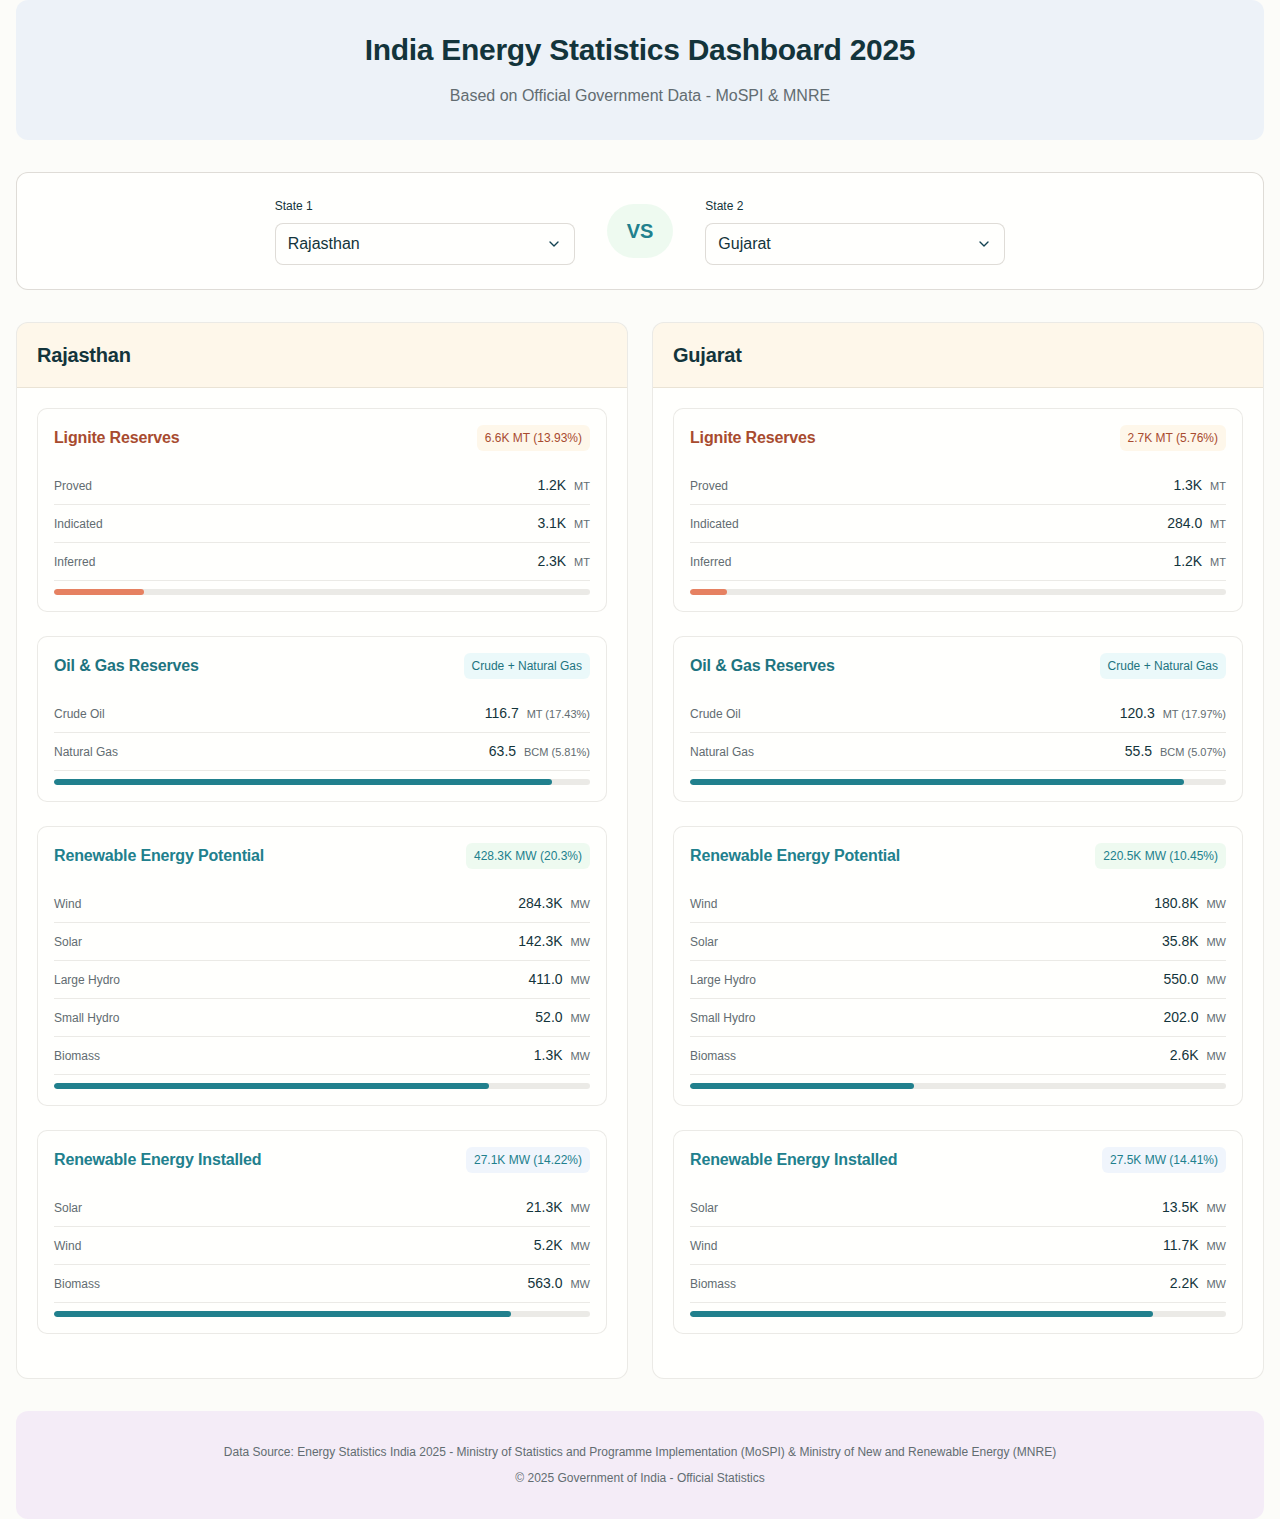
<file: Assignment-1/Task-2/index.html>
<!DOCTYPE html>
<html lang="en">
<head>
    <meta charset="UTF-8">
    <meta name="viewport" content="width=device-width, initial-scale=1.0">
    <title>India Energy Statistics Dashboard 2025</title>
    <link rel="stylesheet" href="style.css">
</head>
<body>
    <div class="container">
        <header class="dashboard-header">
            <h1>India Energy Statistics Dashboard 2025</h1>
            <p class="subtitle">Based on Official Government Data - MoSPI & MNRE</p>
        </header>

        <div class="state-selector">
            <div class="state-select-container">
                <label for="state1" class="form-label">State 1</label>
                <select id="state1" class="form-control state-dropdown">
                    <option value="">Select State</option>
                </select>
            </div>
            <div class="vs-divider">VS</div>
            <div class="state-select-container">
                <label for="state2" class="form-label">State 2</label>
                <select id="state2" class="form-control state-dropdown">
                    <option value="">Select State</option>
                </select>
            </div>
        </div>

        <div class="comparison-container">
            <div class="state-panel" id="state1-panel">
                <div class="state-title">
                    <h2 id="state1-name">Select a State</h2>
                </div>
                <div class="energy-data" id="state1-data">
                    <div class="no-data">Please select a state to view energy data</div>
                </div>
            </div>

            <div class="state-panel" id="state2-panel">
                <div class="state-title">
                    <h2 id="state2-name">Select a State</h2>
                </div>
                <div class="energy-data" id="state2-data">
                    <div class="no-data">Please select a state to view energy data</div>
                </div>
            </div>
        </div>

        <footer class="dashboard-footer">
            <p>Data Source: Energy Statistics India 2025 - Ministry of Statistics and Programme Implementation (MoSPI) & Ministry of New and Renewable Energy (MNRE)</p>
            <p>© 2025 Government of India - Official Statistics</p>
        </footer>
    </div>

    <script src="app.js"></script>
</body>
</html>
</file>
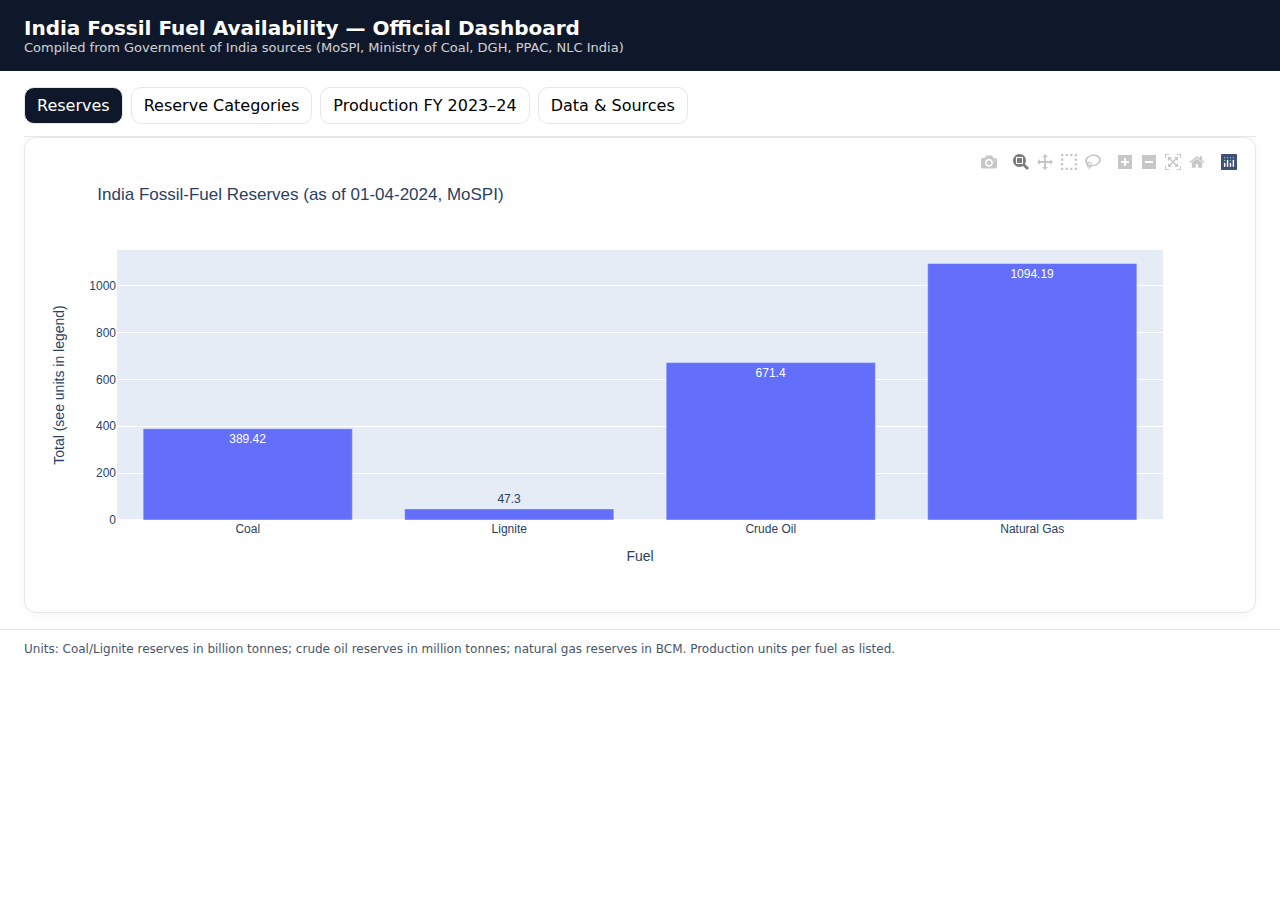
<file: Assignment-1/Task-3/index.html>
<!DOCTYPE html>
<html>
<head>
  <meta charset="utf-8"/>
  <title>India Fossil Fuel Availability — Official Dashboard</title>
  <script src="https://cdn.plot.ly/plotly-2.35.2.min.js"></script>
  <style>
    body { font-family: system-ui, -apple-system, Segoe UI, Roboto, Ubuntu, 'Helvetica Neue', Arial, 'Noto Sans', 'Apple Color Emoji', 'Segoe UI Emoji'; margin: 0; }
    header { padding: 16px 24px; background: #0f172a; color: white; }
    .container { padding: 16px 24px; }
    .tabs { display: flex; gap: 8px; padding-bottom: 12px; border-bottom: 1px solid #e5e7eb; position: sticky; top: 0; background: white; }
    .tab { padding: 8px 12px; border-radius: 10px; cursor: pointer; border: 1px solid #e5e7eb; }
    .tab.active { background: #0f172a; color: white; }
    .panel { display: none; }
    .panel.active { display: block; }
    .grid { display: grid; gap: 16px; grid-template-columns: 1fr; }
    @media (min-width: 1000px) { .grid { grid-template-columns: 1fr 1fr; } }
    .card { border: 1px solid #e5e7eb; border-radius: 12px; padding: 12px; box-shadow: 0 2px 8px rgba(0,0,0,0.04); }
    footer { padding: 12px 24px; font-size: 12px; color: #475569; border-top: 1px solid #e5e7eb; }
    a { color: #2563eb; text-decoration: none; }
  </style>
</head>
<body>
  <header>
    <h1 style="margin:0; font-size: 20px;">India Fossil Fuel Availability — Official Dashboard</h1>
    <div style="opacity:0.8; font-size: 13px;">Compiled from Government of India sources (MoSPI, Ministry of Coal, DGH, PPAC, NLC India)</div>
  </header>
  <div class="container">
    <div class="tabs">
      <div class="tab active" data-tab="reserves">Reserves</div>
      <div class="tab" data-tab="categories">Reserve Categories</div>
      <div class="tab" data-tab="production">Production FY 2023–24</div>
      <div class="tab" data-tab="data">Data & Sources</div>
    </div>

    <div id="reserves" class="panel active">
      <div id="fig_reserves" class="card"></div>
    </div>

    <div id="categories" class="panel">
      <div class="grid">
        <div class="card"><div id="fig_coal"></div></div>
        <div class="card"><div id="fig_lignite"></div></div>
      </div>
    </div>

    <div id="production" class="panel">
      <div id="fig_prod" class="card"></div>
    </div>

    <div id="data" class="panel">
      <div class="card">
        <h3>Download compiled CSVs</h3>
        <ul>
          <li><a href="reserves_totals.csv" download>reserves_totals.csv</a></li>
          <li><a href="coal_reserve_breakdown.csv" download>coal_reserve_breakdown.csv</a></li>
          <li><a href="lignite_reserve_breakdown.csv" download>lignite_reserve_breakdown.csv</a></li>
          <li><a href="production_2023_24.csv" download>production_2023_24.csv</a></li>
        </ul>
        <h3>Source Notes (Official)</h3>
        <ol>
          <li>MoSPI — Energy Statistics India 2025, Chapter 1 (Reserves as on 01-04-2024).</li>
          <li>Ministry of Coal — Production & Supplies (Coal production 2023-24).</li>
          <li>NLC India Limited — DIPAM Presentation Nov 2024 (All-India lignite production 2023-24).</li>
          <li>Directorate General of Hydrocarbons — Hydrocarbon Outlook 2023–24 (Crude oil & Natural gas production 2023-24, provisional).</li>
          <li>PPAC — Ready Reckoner/Snapshot (for monthly time series).</li>
        </ol>
      </div>
    </div>
  </div>

  <footer>
    Units: Coal/Lignite reserves in billion tonnes; crude oil reserves in million tonnes; natural gas reserves in BCM. Production units per fuel as listed.
  </footer>
  <script>
    document.querySelectorAll('.tab').forEach(function(t) {
      t.addEventListener('click', function() {
        document.querySelectorAll('.tab').forEach(function(x){ x.classList.remove('active'); });
        document.querySelectorAll('.panel').forEach(function(x){ x.classList.remove('active'); });
        t.classList.add('active');
        document.getElementById(t.getAttribute('data-tab')).classList.add('active');
      });
    });
  </script>

  <script>
    const fig_reserves = {"data":[{"text":[389.42,47.3,671.4,1094.19],"textposition":"auto","type":"bar","x":["Coal","Lignite","Crude Oil","Natural Gas"],"y":[389.42,47.3,671.4,1094.19]}],"layout":{"template":{"data":{"bar":[{"error_x":{"color":"#2a3f5f"},"error_y":{"color":"#2a3f5f"},"marker":{"line":{"color":"#E5ECF6","width":0.5},"pattern":{"fillmode":"overlay","size":10,"solidity":0.2}},"type":"bar"}],"barpolar":[{"marker":{"line":{"color":"#E5ECF6","width":0.5},"pattern":{"fillmode":"overlay","size":10,"solidity":0.2}},"type":"barpolar"}],"carpet":[{"aaxis":{"endlinecolor":"#2a3f5f","gridcolor":"white","linecolor":"white","minorgridcolor":"white","startlinecolor":"#2a3f5f"},"baxis":{"endlinecolor":"#2a3f5f","gridcolor":"white","linecolor":"white","minorgridcolor":"white","startlinecolor":"#2a3f5f"},"type":"carpet"}],"choropleth":[{"colorbar":{"outlinewidth":0,"ticks":""},"type":"choropleth"}],"contour":[{"colorbar":{"outlinewidth":0,"ticks":""},"colorscale":[[0.0,"#0d0887"],[0.1111111111111111,"#46039f"],[0.2222222222222222,"#7201a8"],[0.3333333333333333,"#9c179e"],[0.4444444444444444,"#bd3786"],[0.5555555555555556,"#d8576b"],[0.6666666666666666,"#ed7953"],[0.7777777777777778,"#fb9f3a"],[0.8888888888888888,"#fdca26"],[1.0,"#f0f921"]],"type":"contour"}],"contourcarpet":[{"colorbar":{"outlinewidth":0,"ticks":""},"type":"contourcarpet"}],"heatmap":[{"colorbar":{"outlinewidth":0,"ticks":""},"colorscale":[[0.0,"#0d0887"],[0.1111111111111111,"#46039f"],[0.2222222222222222,"#7201a8"],[0.3333333333333333,"#9c179e"],[0.4444444444444444,"#bd3786"],[0.5555555555555556,"#d8576b"],[0.6666666666666666,"#ed7953"],[0.7777777777777778,"#fb9f3a"],[0.8888888888888888,"#fdca26"],[1.0,"#f0f921"]],"type":"heatmap"}],"heatmapgl":[{"colorbar":{"outlinewidth":0,"ticks":""},"colorscale":[[0.0,"#0d0887"],[0.1111111111111111,"#46039f"],[0.2222222222222222,"#7201a8"],[0.3333333333333333,"#9c179e"],[0.4444444444444444,"#bd3786"],[0.5555555555555556,"#d8576b"],[0.6666666666666666,"#ed7953"],[0.7777777777777778,"#fb9f3a"],[0.8888888888888888,"#fdca26"],[1.0,"#f0f921"]],"type":"heatmapgl"}],"histogram":[{"marker":{"pattern":{"fillmode":"overlay","size":10,"solidity":0.2}},"type":"histogram"}],"histogram2d":[{"colorbar":{"outlinewidth":0,"ticks":""},"colorscale":[[0.0,"#0d0887"],[0.1111111111111111,"#46039f"],[0.2222222222222222,"#7201a8"],[0.3333333333333333,"#9c179e"],[0.4444444444444444,"#bd3786"],[0.5555555555555556,"#d8576b"],[0.6666666666666666,"#ed7953"],[0.7777777777777778,"#fb9f3a"],[0.8888888888888888,"#fdca26"],[1.0,"#f0f921"]],"type":"histogram2d"}],"histogram2dcontour":[{"colorbar":{"outlinewidth":0,"ticks":""},"colorscale":[[0.0,"#0d0887"],[0.1111111111111111,"#46039f"],[0.2222222222222222,"#7201a8"],[0.3333333333333333,"#9c179e"],[0.4444444444444444,"#bd3786"],[0.5555555555555556,"#d8576b"],[0.6666666666666666,"#ed7953"],[0.7777777777777778,"#fb9f3a"],[0.8888888888888888,"#fdca26"],[1.0,"#f0f921"]],"type":"histogram2dcontour"}],"mesh3d":[{"colorbar":{"outlinewidth":0,"ticks":""},"type":"mesh3d"}],"parcoords":[{"line":{"colorbar":{"outlinewidth":0,"ticks":""}},"type":"parcoords"}],"pie":[{"automargin":true,"type":"pie"}],"scatter":[{"marker":{"colorbar":{"outlinewidth":0,"ticks":""}},"type":"scatter"}],"scatter3d":[{"line":{"colorbar":{"outlinewidth":0,"ticks":""}},"marker":{"colorbar":{"outlinewidth":0,"ticks":""}},"type":"scatter3d"}],"scattercarpet":[{"marker":{"colorbar":{"outlinewidth":0,"ticks":""}},"type":"scattercarpet"}],"scattergeo":[{"marker":{"colorbar":{"outlinewidth":0,"ticks":""}},"type":"scattergeo"}],"scattergl":[{"marker":{"colorbar":{"outlinewidth":0,"ticks":""}},"type":"scattergl"}],"scattermapbox":[{"marker":{"colorbar":{"outlinewidth":0,"ticks":""}},"type":"scattermapbox"}],"scatterpolar":[{"marker":{"colorbar":{"outlinewidth":0,"ticks":""}},"type":"scatterpolar"}],"scatterpolargl":[{"marker":{"colorbar":{"outlinewidth":0,"ticks":""}},"type":"scatterpolargl"}],"scatterternary":[{"marker":{"colorbar":{"outlinewidth":0,"ticks":""}},"type":"scatterternary"}],"surface":[{"colorbar":{"outlinewidth":0,"ticks":""},"colorscale":[[0.0,"#0d0887"],[0.1111111111111111,"#46039f"],[0.2222222222222222,"#7201a8"],[0.3333333333333333,"#9c179e"],[0.4444444444444444,"#bd3786"],[0.5555555555555556,"#d8576b"],[0.6666666666666666,"#ed7953"],[0.7777777777777778,"#fb9f3a"],[0.8888888888888888,"#fdca26"],[1.0,"#f0f921"]],"type":"surface"}],"table":[{"cells":{"fill":{"color":"#EBF0F8"},"line":{"color":"white"}},"header":{"fill":{"color":"#C8D4E3"},"line":{"color":"white"}},"type":"table"}]},"layout":{"annotationdefaults":{"arrowcolor":"#2a3f5f","arrowhead":0,"arrowwidth":1},"autotypenumbers":"strict","coloraxis":{"colorbar":{"outlinewidth":0,"ticks":""}},"colorscale":{"diverging":[[0,"#8e0152"],[0.1,"#c51b7d"],[0.2,"#de77ae"],[0.3,"#f1b6da"],[0.4,"#fde0ef"],[0.5,"#f7f7f7"],[0.6,"#e6f5d0"],[0.7,"#b8e186"],[0.8,"#7fbc41"],[0.9,"#4d9221"],[1,"#276419"]],"sequential":[[0.0,"#0d0887"],[0.1111111111111111,"#46039f"],[0.2222222222222222,"#7201a8"],[0.3333333333333333,"#9c179e"],[0.4444444444444444,"#bd3786"],[0.5555555555555556,"#d8576b"],[0.6666666666666666,"#ed7953"],[0.7777777777777778,"#fb9f3a"],[0.8888888888888888,"#fdca26"],[1.0,"#f0f921"]],"sequentialminus":[[0.0,"#0d0887"],[0.1111111111111111,"#46039f"],[0.2222222222222222,"#7201a8"],[0.3333333333333333,"#9c179e"],[0.4444444444444444,"#bd3786"],[0.5555555555555556,"#d8576b"],[0.6666666666666666,"#ed7953"],[0.7777777777777778,"#fb9f3a"],[0.8888888888888888,"#fdca26"],[1.0,"#f0f921"]]},"colorway":["#636efa","#EF553B","#00cc96","#ab63fa","#FFA15A","#19d3f3","#FF6692","#B6E880","#FF97FF","#FECB52"],"font":{"color":"#2a3f5f"},"geo":{"bgcolor":"white","lakecolor":"white","landcolor":"#E5ECF6","showlakes":true,"showland":true,"subunitcolor":"white"},"hoverlabel":{"align":"left"},"hovermode":"closest","mapbox":{"style":"light"},"paper_bgcolor":"white","plot_bgcolor":"#E5ECF6","polar":{"angularaxis":{"gridcolor":"white","linecolor":"white","ticks":""},"bgcolor":"#E5ECF6","radialaxis":{"gridcolor":"white","linecolor":"white","ticks":""}},"scene":{"xaxis":{"backgroundcolor":"#E5ECF6","gridcolor":"white","gridwidth":2,"linecolor":"white","showbackground":true,"ticks":"","zerolinecolor":"white"},"yaxis":{"backgroundcolor":"#E5ECF6","gridcolor":"white","gridwidth":2,"linecolor":"white","showbackground":true,"ticks":"","zerolinecolor":"white"},"zaxis":{"backgroundcolor":"#E5ECF6","gridcolor":"white","gridwidth":2,"linecolor":"white","showbackground":true,"ticks":"","zerolinecolor":"white"}},"shapedefaults":{"line":{"color":"#2a3f5f"}},"ternary":{"aaxis":{"gridcolor":"white","linecolor":"white","ticks":""},"baxis":{"gridcolor":"white","linecolor":"white","ticks":""},"bgcolor":"#E5ECF6","caxis":{"gridcolor":"white","linecolor":"white","ticks":""}},"title":{"x":0.05},"xaxis":{"automargin":true,"gridcolor":"white","linecolor":"white","ticks":"","title":{"standoff":15},"zerolinecolor":"white","zerolinewidth":2},"yaxis":{"automargin":true,"gridcolor":"white","linecolor":"white","ticks":"","title":{"standoff":15},"zerolinecolor":"white","zerolinewidth":2}}},"title":{"text":"India Fossil-Fuel Reserves (as of 01-04-2024, MoSPI)"},"xaxis":{"title":{"text":"Fuel"}},"yaxis":{"title":{"text":"Total (see units in legend)"}}}};
    const fig_coal = {"data":[{"text":[212207.0,148717.0,28498.0],"textposition":"auto","type":"bar","x":["Proved","Indicated","Inferred"],"y":[212207,148717,28498]}],"layout":{"template":{"data":{"bar":[{"error_x":{"color":"#2a3f5f"},"error_y":{"color":"#2a3f5f"},"marker":{"line":{"color":"#E5ECF6","width":0.5},"pattern":{"fillmode":"overlay","size":10,"solidity":0.2}},"type":"bar"}],"barpolar":[{"marker":{"line":{"color":"#E5ECF6","width":0.5},"pattern":{"fillmode":"overlay","size":10,"solidity":0.2}},"type":"barpolar"}],"carpet":[{"aaxis":{"endlinecolor":"#2a3f5f","gridcolor":"white","linecolor":"white","minorgridcolor":"white","startlinecolor":"#2a3f5f"},"baxis":{"endlinecolor":"#2a3f5f","gridcolor":"white","linecolor":"white","minorgridcolor":"white","startlinecolor":"#2a3f5f"},"type":"carpet"}],"choropleth":[{"colorbar":{"outlinewidth":0,"ticks":""},"type":"choropleth"}],"contour":[{"colorbar":{"outlinewidth":0,"ticks":""},"colorscale":[[0.0,"#0d0887"],[0.1111111111111111,"#46039f"],[0.2222222222222222,"#7201a8"],[0.3333333333333333,"#9c179e"],[0.4444444444444444,"#bd3786"],[0.5555555555555556,"#d8576b"],[0.6666666666666666,"#ed7953"],[0.7777777777777778,"#fb9f3a"],[0.8888888888888888,"#fdca26"],[1.0,"#f0f921"]],"type":"contour"}],"contourcarpet":[{"colorbar":{"outlinewidth":0,"ticks":""},"type":"contourcarpet"}],"heatmap":[{"colorbar":{"outlinewidth":0,"ticks":""},"colorscale":[[0.0,"#0d0887"],[0.1111111111111111,"#46039f"],[0.2222222222222222,"#7201a8"],[0.3333333333333333,"#9c179e"],[0.4444444444444444,"#bd3786"],[0.5555555555555556,"#d8576b"],[0.6666666666666666,"#ed7953"],[0.7777777777777778,"#fb9f3a"],[0.8888888888888888,"#fdca26"],[1.0,"#f0f921"]],"type":"heatmap"}],"heatmapgl":[{"colorbar":{"outlinewidth":0,"ticks":""},"colorscale":[[0.0,"#0d0887"],[0.1111111111111111,"#46039f"],[0.2222222222222222,"#7201a8"],[0.3333333333333333,"#9c179e"],[0.4444444444444444,"#bd3786"],[0.5555555555555556,"#d8576b"],[0.6666666666666666,"#ed7953"],[0.7777777777777778,"#fb9f3a"],[0.8888888888888888,"#fdca26"],[1.0,"#f0f921"]],"type":"heatmapgl"}],"histogram":[{"marker":{"pattern":{"fillmode":"overlay","size":10,"solidity":0.2}},"type":"histogram"}],"histogram2d":[{"colorbar":{"outlinewidth":0,"ticks":""},"colorscale":[[0.0,"#0d0887"],[0.1111111111111111,"#46039f"],[0.2222222222222222,"#7201a8"],[0.3333333333333333,"#9c179e"],[0.4444444444444444,"#bd3786"],[0.5555555555555556,"#d8576b"],[0.6666666666666666,"#ed7953"],[0.7777777777777778,"#fb9f3a"],[0.8888888888888888,"#fdca26"],[1.0,"#f0f921"]],"type":"histogram2d"}],"histogram2dcontour":[{"colorbar":{"outlinewidth":0,"ticks":""},"colorscale":[[0.0,"#0d0887"],[0.1111111111111111,"#46039f"],[0.2222222222222222,"#7201a8"],[0.3333333333333333,"#9c179e"],[0.4444444444444444,"#bd3786"],[0.5555555555555556,"#d8576b"],[0.6666666666666666,"#ed7953"],[0.7777777777777778,"#fb9f3a"],[0.8888888888888888,"#fdca26"],[1.0,"#f0f921"]],"type":"histogram2dcontour"}],"mesh3d":[{"colorbar":{"outlinewidth":0,"ticks":""},"type":"mesh3d"}],"parcoords":[{"line":{"colorbar":{"outlinewidth":0,"ticks":""}},"type":"parcoords"}],"pie":[{"automargin":true,"type":"pie"}],"scatter":[{"marker":{"colorbar":{"outlinewidth":0,"ticks":""}},"type":"scatter"}],"scatter3d":[{"line":{"colorbar":{"outlinewidth":0,"ticks":""}},"marker":{"colorbar":{"outlinewidth":0,"ticks":""}},"type":"scatter3d"}],"scattercarpet":[{"marker":{"colorbar":{"outlinewidth":0,"ticks":""}},"type":"scattercarpet"}],"scattergeo":[{"marker":{"colorbar":{"outlinewidth":0,"ticks":""}},"type":"scattergeo"}],"scattergl":[{"marker":{"colorbar":{"outlinewidth":0,"ticks":""}},"type":"scattergl"}],"scattermapbox":[{"marker":{"colorbar":{"outlinewidth":0,"ticks":""}},"type":"scattermapbox"}],"scatterpolar":[{"marker":{"colorbar":{"outlinewidth":0,"ticks":""}},"type":"scatterpolar"}],"scatterpolargl":[{"marker":{"colorbar":{"outlinewidth":0,"ticks":""}},"type":"scatterpolargl"}],"scatterternary":[{"marker":{"colorbar":{"outlinewidth":0,"ticks":""}},"type":"scatterternary"}],"surface":[{"colorbar":{"outlinewidth":0,"ticks":""},"colorscale":[[0.0,"#0d0887"],[0.1111111111111111,"#46039f"],[0.2222222222222222,"#7201a8"],[0.3333333333333333,"#9c179e"],[0.4444444444444444,"#bd3786"],[0.5555555555555556,"#d8576b"],[0.6666666666666666,"#ed7953"],[0.7777777777777778,"#fb9f3a"],[0.8888888888888888,"#fdca26"],[1.0,"#f0f921"]],"type":"surface"}],"table":[{"cells":{"fill":{"color":"#EBF0F8"},"line":{"color":"white"}},"header":{"fill":{"color":"#C8D4E3"},"line":{"color":"white"}},"type":"table"}]},"layout":{"annotationdefaults":{"arrowcolor":"#2a3f5f","arrowhead":0,"arrowwidth":1},"autotypenumbers":"strict","coloraxis":{"colorbar":{"outlinewidth":0,"ticks":""}},"colorscale":{"diverging":[[0,"#8e0152"],[0.1,"#c51b7d"],[0.2,"#de77ae"],[0.3,"#f1b6da"],[0.4,"#fde0ef"],[0.5,"#f7f7f7"],[0.6,"#e6f5d0"],[0.7,"#b8e186"],[0.8,"#7fbc41"],[0.9,"#4d9221"],[1,"#276419"]],"sequential":[[0.0,"#0d0887"],[0.1111111111111111,"#46039f"],[0.2222222222222222,"#7201a8"],[0.3333333333333333,"#9c179e"],[0.4444444444444444,"#bd3786"],[0.5555555555555556,"#d8576b"],[0.6666666666666666,"#ed7953"],[0.7777777777777778,"#fb9f3a"],[0.8888888888888888,"#fdca26"],[1.0,"#f0f921"]],"sequentialminus":[[0.0,"#0d0887"],[0.1111111111111111,"#46039f"],[0.2222222222222222,"#7201a8"],[0.3333333333333333,"#9c179e"],[0.4444444444444444,"#bd3786"],[0.5555555555555556,"#d8576b"],[0.6666666666666666,"#ed7953"],[0.7777777777777778,"#fb9f3a"],[0.8888888888888888,"#fdca26"],[1.0,"#f0f921"]]},"colorway":["#636efa","#EF553B","#00cc96","#ab63fa","#FFA15A","#19d3f3","#FF6692","#B6E880","#FF97FF","#FECB52"],"font":{"color":"#2a3f5f"},"geo":{"bgcolor":"white","lakecolor":"white","landcolor":"#E5ECF6","showlakes":true,"showland":true,"subunitcolor":"white"},"hoverlabel":{"align":"left"},"hovermode":"closest","mapbox":{"style":"light"},"paper_bgcolor":"white","plot_bgcolor":"#E5ECF6","polar":{"angularaxis":{"gridcolor":"white","linecolor":"white","ticks":""},"bgcolor":"#E5ECF6","radialaxis":{"gridcolor":"white","linecolor":"white","ticks":""}},"scene":{"xaxis":{"backgroundcolor":"#E5ECF6","gridcolor":"white","gridwidth":2,"linecolor":"white","showbackground":true,"ticks":"","zerolinecolor":"white"},"yaxis":{"backgroundcolor":"#E5ECF6","gridcolor":"white","gridwidth":2,"linecolor":"white","showbackground":true,"ticks":"","zerolinecolor":"white"},"zaxis":{"backgroundcolor":"#E5ECF6","gridcolor":"white","gridwidth":2,"linecolor":"white","showbackground":true,"ticks":"","zerolinecolor":"white"}},"shapedefaults":{"line":{"color":"#2a3f5f"}},"ternary":{"aaxis":{"gridcolor":"white","linecolor":"white","ticks":""},"baxis":{"gridcolor":"white","linecolor":"white","ticks":""},"bgcolor":"#E5ECF6","caxis":{"gridcolor":"white","linecolor":"white","ticks":""}},"title":{"x":0.05},"xaxis":{"automargin":true,"gridcolor":"white","linecolor":"white","ticks":"","title":{"standoff":15},"zerolinecolor":"white","zerolinewidth":2},"yaxis":{"automargin":true,"gridcolor":"white","linecolor":"white","ticks":"","title":{"standoff":15},"zerolinecolor":"white","zerolinewidth":2}}},"title":{"text":"Coal Reserves by Category (MoSPI Table 1.1)"},"xaxis":{"title":{"text":"Category"}},"yaxis":{"title":{"text":"Million tonnes"}}}};
    const fig_lignite = {"data":[{"text":[7964.0,25231.0,14100.0],"textposition":"auto","type":"bar","x":["Proved","Indicated","Inferred"],"y":[7964,25231,14100]}],"layout":{"template":{"data":{"bar":[{"error_x":{"color":"#2a3f5f"},"error_y":{"color":"#2a3f5f"},"marker":{"line":{"color":"#E5ECF6","width":0.5},"pattern":{"fillmode":"overlay","size":10,"solidity":0.2}},"type":"bar"}],"barpolar":[{"marker":{"line":{"color":"#E5ECF6","width":0.5},"pattern":{"fillmode":"overlay","size":10,"solidity":0.2}},"type":"barpolar"}],"carpet":[{"aaxis":{"endlinecolor":"#2a3f5f","gridcolor":"white","linecolor":"white","minorgridcolor":"white","startlinecolor":"#2a3f5f"},"baxis":{"endlinecolor":"#2a3f5f","gridcolor":"white","linecolor":"white","minorgridcolor":"white","startlinecolor":"#2a3f5f"},"type":"carpet"}],"choropleth":[{"colorbar":{"outlinewidth":0,"ticks":""},"type":"choropleth"}],"contour":[{"colorbar":{"outlinewidth":0,"ticks":""},"colorscale":[[0.0,"#0d0887"],[0.1111111111111111,"#46039f"],[0.2222222222222222,"#7201a8"],[0.3333333333333333,"#9c179e"],[0.4444444444444444,"#bd3786"],[0.5555555555555556,"#d8576b"],[0.6666666666666666,"#ed7953"],[0.7777777777777778,"#fb9f3a"],[0.8888888888888888,"#fdca26"],[1.0,"#f0f921"]],"type":"contour"}],"contourcarpet":[{"colorbar":{"outlinewidth":0,"ticks":""},"type":"contourcarpet"}],"heatmap":[{"colorbar":{"outlinewidth":0,"ticks":""},"colorscale":[[0.0,"#0d0887"],[0.1111111111111111,"#46039f"],[0.2222222222222222,"#7201a8"],[0.3333333333333333,"#9c179e"],[0.4444444444444444,"#bd3786"],[0.5555555555555556,"#d8576b"],[0.6666666666666666,"#ed7953"],[0.7777777777777778,"#fb9f3a"],[0.8888888888888888,"#fdca26"],[1.0,"#f0f921"]],"type":"heatmap"}],"heatmapgl":[{"colorbar":{"outlinewidth":0,"ticks":""},"colorscale":[[0.0,"#0d0887"],[0.1111111111111111,"#46039f"],[0.2222222222222222,"#7201a8"],[0.3333333333333333,"#9c179e"],[0.4444444444444444,"#bd3786"],[0.5555555555555556,"#d8576b"],[0.6666666666666666,"#ed7953"],[0.7777777777777778,"#fb9f3a"],[0.8888888888888888,"#fdca26"],[1.0,"#f0f921"]],"type":"heatmapgl"}],"histogram":[{"marker":{"pattern":{"fillmode":"overlay","size":10,"solidity":0.2}},"type":"histogram"}],"histogram2d":[{"colorbar":{"outlinewidth":0,"ticks":""},"colorscale":[[0.0,"#0d0887"],[0.1111111111111111,"#46039f"],[0.2222222222222222,"#7201a8"],[0.3333333333333333,"#9c179e"],[0.4444444444444444,"#bd3786"],[0.5555555555555556,"#d8576b"],[0.6666666666666666,"#ed7953"],[0.7777777777777778,"#fb9f3a"],[0.8888888888888888,"#fdca26"],[1.0,"#f0f921"]],"type":"histogram2d"}],"histogram2dcontour":[{"colorbar":{"outlinewidth":0,"ticks":""},"colorscale":[[0.0,"#0d0887"],[0.1111111111111111,"#46039f"],[0.2222222222222222,"#7201a8"],[0.3333333333333333,"#9c179e"],[0.4444444444444444,"#bd3786"],[0.5555555555555556,"#d8576b"],[0.6666666666666666,"#ed7953"],[0.7777777777777778,"#fb9f3a"],[0.8888888888888888,"#fdca26"],[1.0,"#f0f921"]],"type":"histogram2dcontour"}],"mesh3d":[{"colorbar":{"outlinewidth":0,"ticks":""},"type":"mesh3d"}],"parcoords":[{"line":{"colorbar":{"outlinewidth":0,"ticks":""}},"type":"parcoords"}],"pie":[{"automargin":true,"type":"pie"}],"scatter":[{"marker":{"colorbar":{"outlinewidth":0,"ticks":""}},"type":"scatter"}],"scatter3d":[{"line":{"colorbar":{"outlinewidth":0,"ticks":""}},"marker":{"colorbar":{"outlinewidth":0,"ticks":""}},"type":"scatter3d"}],"scattercarpet":[{"marker":{"colorbar":{"outlinewidth":0,"ticks":""}},"type":"scattercarpet"}],"scattergeo":[{"marker":{"colorbar":{"outlinewidth":0,"ticks":""}},"type":"scattergeo"}],"scattergl":[{"marker":{"colorbar":{"outlinewidth":0,"ticks":""}},"type":"scattergl"}],"scattermapbox":[{"marker":{"colorbar":{"outlinewidth":0,"ticks":""}},"type":"scattermapbox"}],"scatterpolar":[{"marker":{"colorbar":{"outlinewidth":0,"ticks":""}},"type":"scatterpolar"}],"scatterpolargl":[{"marker":{"colorbar":{"outlinewidth":0,"ticks":""}},"type":"scatterpolargl"}],"scatterternary":[{"marker":{"colorbar":{"outlinewidth":0,"ticks":""}},"type":"scatterternary"}],"surface":[{"colorbar":{"outlinewidth":0,"ticks":""},"colorscale":[[0.0,"#0d0887"],[0.1111111111111111,"#46039f"],[0.2222222222222222,"#7201a8"],[0.3333333333333333,"#9c179e"],[0.4444444444444444,"#bd3786"],[0.5555555555555556,"#d8576b"],[0.6666666666666666,"#ed7953"],[0.7777777777777778,"#fb9f3a"],[0.8888888888888888,"#fdca26"],[1.0,"#f0f921"]],"type":"surface"}],"table":[{"cells":{"fill":{"color":"#EBF0F8"},"line":{"color":"white"}},"header":{"fill":{"color":"#C8D4E3"},"line":{"color":"white"}},"type":"table"}]},"layout":{"annotationdefaults":{"arrowcolor":"#2a3f5f","arrowhead":0,"arrowwidth":1},"autotypenumbers":"strict","coloraxis":{"colorbar":{"outlinewidth":0,"ticks":""}},"colorscale":{"diverging":[[0,"#8e0152"],[0.1,"#c51b7d"],[0.2,"#de77ae"],[0.3,"#f1b6da"],[0.4,"#fde0ef"],[0.5,"#f7f7f7"],[0.6,"#e6f5d0"],[0.7,"#b8e186"],[0.8,"#7fbc41"],[0.9,"#4d9221"],[1,"#276419"]],"sequential":[[0.0,"#0d0887"],[0.1111111111111111,"#46039f"],[0.2222222222222222,"#7201a8"],[0.3333333333333333,"#9c179e"],[0.4444444444444444,"#bd3786"],[0.5555555555555556,"#d8576b"],[0.6666666666666666,"#ed7953"],[0.7777777777777778,"#fb9f3a"],[0.8888888888888888,"#fdca26"],[1.0,"#f0f921"]],"sequentialminus":[[0.0,"#0d0887"],[0.1111111111111111,"#46039f"],[0.2222222222222222,"#7201a8"],[0.3333333333333333,"#9c179e"],[0.4444444444444444,"#bd3786"],[0.5555555555555556,"#d8576b"],[0.6666666666666666,"#ed7953"],[0.7777777777777778,"#fb9f3a"],[0.8888888888888888,"#fdca26"],[1.0,"#f0f921"]]},"colorway":["#636efa","#EF553B","#00cc96","#ab63fa","#FFA15A","#19d3f3","#FF6692","#B6E880","#FF97FF","#FECB52"],"font":{"color":"#2a3f5f"},"geo":{"bgcolor":"white","lakecolor":"white","landcolor":"#E5ECF6","showlakes":true,"showland":true,"subunitcolor":"white"},"hoverlabel":{"align":"left"},"hovermode":"closest","mapbox":{"style":"light"},"paper_bgcolor":"white","plot_bgcolor":"#E5ECF6","polar":{"angularaxis":{"gridcolor":"white","linecolor":"white","ticks":""},"bgcolor":"#E5ECF6","radialaxis":{"gridcolor":"white","linecolor":"white","ticks":""}},"scene":{"xaxis":{"backgroundcolor":"#E5ECF6","gridcolor":"white","gridwidth":2,"linecolor":"white","showbackground":true,"ticks":"","zerolinecolor":"white"},"yaxis":{"backgroundcolor":"#E5ECF6","gridcolor":"white","gridwidth":2,"linecolor":"white","showbackground":true,"ticks":"","zerolinecolor":"white"},"zaxis":{"backgroundcolor":"#E5ECF6","gridcolor":"white","gridwidth":2,"linecolor":"white","showbackground":true,"ticks":"","zerolinecolor":"white"}},"shapedefaults":{"line":{"color":"#2a3f5f"}},"ternary":{"aaxis":{"gridcolor":"white","linecolor":"white","ticks":""},"baxis":{"gridcolor":"white","linecolor":"white","ticks":""},"bgcolor":"#E5ECF6","caxis":{"gridcolor":"white","linecolor":"white","ticks":""}},"title":{"x":0.05},"xaxis":{"automargin":true,"gridcolor":"white","linecolor":"white","ticks":"","title":{"standoff":15},"zerolinecolor":"white","zerolinewidth":2},"yaxis":{"automargin":true,"gridcolor":"white","linecolor":"white","ticks":"","title":{"standoff":15},"zerolinecolor":"white","zerolinewidth":2}}},"title":{"text":"Lignite Reserves by Category (MoSPI Table 1.2)"},"xaxis":{"title":{"text":"Category"}},"yaxis":{"title":{"text":"Million tonnes"}}}};
    const fig_prod = {"data":[{"text":[997.83,42.82,29.36,36.44],"textposition":"auto","type":"bar","x":["Coal","Lignite","Crude Oil","Natural Gas"],"y":[997.83,42.82,29.36,36.44]}],"layout":{"template":{"data":{"bar":[{"error_x":{"color":"#2a3f5f"},"error_y":{"color":"#2a3f5f"},"marker":{"line":{"color":"#E5ECF6","width":0.5},"pattern":{"fillmode":"overlay","size":10,"solidity":0.2}},"type":"bar"}],"barpolar":[{"marker":{"line":{"color":"#E5ECF6","width":0.5},"pattern":{"fillmode":"overlay","size":10,"solidity":0.2}},"type":"barpolar"}],"carpet":[{"aaxis":{"endlinecolor":"#2a3f5f","gridcolor":"white","linecolor":"white","minorgridcolor":"white","startlinecolor":"#2a3f5f"},"baxis":{"endlinecolor":"#2a3f5f","gridcolor":"white","linecolor":"white","minorgridcolor":"white","startlinecolor":"#2a3f5f"},"type":"carpet"}],"choropleth":[{"colorbar":{"outlinewidth":0,"ticks":""},"type":"choropleth"}],"contour":[{"colorbar":{"outlinewidth":0,"ticks":""},"colorscale":[[0.0,"#0d0887"],[0.1111111111111111,"#46039f"],[0.2222222222222222,"#7201a8"],[0.3333333333333333,"#9c179e"],[0.4444444444444444,"#bd3786"],[0.5555555555555556,"#d8576b"],[0.6666666666666666,"#ed7953"],[0.7777777777777778,"#fb9f3a"],[0.8888888888888888,"#fdca26"],[1.0,"#f0f921"]],"type":"contour"}],"contourcarpet":[{"colorbar":{"outlinewidth":0,"ticks":""},"type":"contourcarpet"}],"heatmap":[{"colorbar":{"outlinewidth":0,"ticks":""},"colorscale":[[0.0,"#0d0887"],[0.1111111111111111,"#46039f"],[0.2222222222222222,"#7201a8"],[0.3333333333333333,"#9c179e"],[0.4444444444444444,"#bd3786"],[0.5555555555555556,"#d8576b"],[0.6666666666666666,"#ed7953"],[0.7777777777777778,"#fb9f3a"],[0.8888888888888888,"#fdca26"],[1.0,"#f0f921"]],"type":"heatmap"}],"heatmapgl":[{"colorbar":{"outlinewidth":0,"ticks":""},"colorscale":[[0.0,"#0d0887"],[0.1111111111111111,"#46039f"],[0.2222222222222222,"#7201a8"],[0.3333333333333333,"#9c179e"],[0.4444444444444444,"#bd3786"],[0.5555555555555556,"#d8576b"],[0.6666666666666666,"#ed7953"],[0.7777777777777778,"#fb9f3a"],[0.8888888888888888,"#fdca26"],[1.0,"#f0f921"]],"type":"heatmapgl"}],"histogram":[{"marker":{"pattern":{"fillmode":"overlay","size":10,"solidity":0.2}},"type":"histogram"}],"histogram2d":[{"colorbar":{"outlinewidth":0,"ticks":""},"colorscale":[[0.0,"#0d0887"],[0.1111111111111111,"#46039f"],[0.2222222222222222,"#7201a8"],[0.3333333333333333,"#9c179e"],[0.4444444444444444,"#bd3786"],[0.5555555555555556,"#d8576b"],[0.6666666666666666,"#ed7953"],[0.7777777777777778,"#fb9f3a"],[0.8888888888888888,"#fdca26"],[1.0,"#f0f921"]],"type":"histogram2d"}],"histogram2dcontour":[{"colorbar":{"outlinewidth":0,"ticks":""},"colorscale":[[0.0,"#0d0887"],[0.1111111111111111,"#46039f"],[0.2222222222222222,"#7201a8"],[0.3333333333333333,"#9c179e"],[0.4444444444444444,"#bd3786"],[0.5555555555555556,"#d8576b"],[0.6666666666666666,"#ed7953"],[0.7777777777777778,"#fb9f3a"],[0.8888888888888888,"#fdca26"],[1.0,"#f0f921"]],"type":"histogram2dcontour"}],"mesh3d":[{"colorbar":{"outlinewidth":0,"ticks":""},"type":"mesh3d"}],"parcoords":[{"line":{"colorbar":{"outlinewidth":0,"ticks":""}},"type":"parcoords"}],"pie":[{"automargin":true,"type":"pie"}],"scatter":[{"marker":{"colorbar":{"outlinewidth":0,"ticks":""}},"type":"scatter"}],"scatter3d":[{"line":{"colorbar":{"outlinewidth":0,"ticks":""}},"marker":{"colorbar":{"outlinewidth":0,"ticks":""}},"type":"scatter3d"}],"scattercarpet":[{"marker":{"colorbar":{"outlinewidth":0,"ticks":""}},"type":"scattercarpet"}],"scattergeo":[{"marker":{"colorbar":{"outlinewidth":0,"ticks":""}},"type":"scattergeo"}],"scattergl":[{"marker":{"colorbar":{"outlinewidth":0,"ticks":""}},"type":"scattergl"}],"scattermapbox":[{"marker":{"colorbar":{"outlinewidth":0,"ticks":""}},"type":"scattermapbox"}],"scatterpolar":[{"marker":{"colorbar":{"outlinewidth":0,"ticks":""}},"type":"scatterpolar"}],"scatterpolargl":[{"marker":{"colorbar":{"outlinewidth":0,"ticks":""}},"type":"scatterpolargl"}],"scatterternary":[{"marker":{"colorbar":{"outlinewidth":0,"ticks":""}},"type":"scatterternary"}],"surface":[{"colorbar":{"outlinewidth":0,"ticks":""},"colorscale":[[0.0,"#0d0887"],[0.1111111111111111,"#46039f"],[0.2222222222222222,"#7201a8"],[0.3333333333333333,"#9c179e"],[0.4444444444444444,"#bd3786"],[0.5555555555555556,"#d8576b"],[0.6666666666666666,"#ed7953"],[0.7777777777777778,"#fb9f3a"],[0.8888888888888888,"#fdca26"],[1.0,"#f0f921"]],"type":"surface"}],"table":[{"cells":{"fill":{"color":"#EBF0F8"},"line":{"color":"white"}},"header":{"fill":{"color":"#C8D4E3"},"line":{"color":"white"}},"type":"table"}]},"layout":{"annotationdefaults":{"arrowcolor":"#2a3f5f","arrowhead":0,"arrowwidth":1},"autotypenumbers":"strict","coloraxis":{"colorbar":{"outlinewidth":0,"ticks":""}},"colorscale":{"diverging":[[0,"#8e0152"],[0.1,"#c51b7d"],[0.2,"#de77ae"],[0.3,"#f1b6da"],[0.4,"#fde0ef"],[0.5,"#f7f7f7"],[0.6,"#e6f5d0"],[0.7,"#b8e186"],[0.8,"#7fbc41"],[0.9,"#4d9221"],[1,"#276419"]],"sequential":[[0.0,"#0d0887"],[0.1111111111111111,"#46039f"],[0.2222222222222222,"#7201a8"],[0.3333333333333333,"#9c179e"],[0.4444444444444444,"#bd3786"],[0.5555555555555556,"#d8576b"],[0.6666666666666666,"#ed7953"],[0.7777777777777778,"#fb9f3a"],[0.8888888888888888,"#fdca26"],[1.0,"#f0f921"]],"sequentialminus":[[0.0,"#0d0887"],[0.1111111111111111,"#46039f"],[0.2222222222222222,"#7201a8"],[0.3333333333333333,"#9c179e"],[0.4444444444444444,"#bd3786"],[0.5555555555555556,"#d8576b"],[0.6666666666666666,"#ed7953"],[0.7777777777777778,"#fb9f3a"],[0.8888888888888888,"#fdca26"],[1.0,"#f0f921"]]},"colorway":["#636efa","#EF553B","#00cc96","#ab63fa","#FFA15A","#19d3f3","#FF6692","#B6E880","#FF97FF","#FECB52"],"font":{"color":"#2a3f5f"},"geo":{"bgcolor":"white","lakecolor":"white","landcolor":"#E5ECF6","showlakes":true,"showland":true,"subunitcolor":"white"},"hoverlabel":{"align":"left"},"hovermode":"closest","mapbox":{"style":"light"},"paper_bgcolor":"white","plot_bgcolor":"#E5ECF6","polar":{"angularaxis":{"gridcolor":"white","linecolor":"white","ticks":""},"bgcolor":"#E5ECF6","radialaxis":{"gridcolor":"white","linecolor":"white","ticks":""}},"scene":{"xaxis":{"backgroundcolor":"#E5ECF6","gridcolor":"white","gridwidth":2,"linecolor":"white","showbackground":true,"ticks":"","zerolinecolor":"white"},"yaxis":{"backgroundcolor":"#E5ECF6","gridcolor":"white","gridwidth":2,"linecolor":"white","showbackground":true,"ticks":"","zerolinecolor":"white"},"zaxis":{"backgroundcolor":"#E5ECF6","gridcolor":"white","gridwidth":2,"linecolor":"white","showbackground":true,"ticks":"","zerolinecolor":"white"}},"shapedefaults":{"line":{"color":"#2a3f5f"}},"ternary":{"aaxis":{"gridcolor":"white","linecolor":"white","ticks":""},"baxis":{"gridcolor":"white","linecolor":"white","ticks":""},"bgcolor":"#E5ECF6","caxis":{"gridcolor":"white","linecolor":"white","ticks":""}},"title":{"x":0.05},"xaxis":{"automargin":true,"gridcolor":"white","linecolor":"white","ticks":"","title":{"standoff":15},"zerolinecolor":"white","zerolinewidth":2},"yaxis":{"automargin":true,"gridcolor":"white","linecolor":"white","ticks":"","title":{"standoff":15},"zerolinecolor":"white","zerolinewidth":2}}},"title":{"text":"FY 2023–24 Production (Official)"},"xaxis":{"title":{"text":"Fuel"}},"yaxis":{"title":{"text":"See units per fuel"}}}};
    Plotly.newPlot('fig_reserves', fig_reserves.data, fig_reserves.layout, {displayModeBar: true});
    Plotly.newPlot('fig_coal', fig_coal.data, fig_coal.layout, {displayModeBar: true});
    Plotly.newPlot('fig_lignite', fig_lignite.data, fig_lignite.layout, {displayModeBar: true});
    Plotly.newPlot('fig_prod', fig_prod.data, fig_prod.layout, {displayModeBar: true});
  </script>

</html>
</file>
<file: Assignment-1/Task-2/style.css>
:root {
  /* Primitive Color Tokens */
  --color-white: rgba(255, 255, 255, 1);
  --color-black: rgba(0, 0, 0, 1);
  --color-cream-50: rgba(252, 252, 249, 1);
  --color-cream-100: rgba(255, 255, 253, 1);
  --color-gray-200: rgba(245, 245, 245, 1);
  --color-gray-300: rgba(167, 169, 169, 1);
  --color-gray-400: rgba(119, 124, 124, 1);
  --color-slate-500: rgba(98, 108, 113, 1);
  --color-brown-600: rgba(94, 82, 64, 1);
  --color-charcoal-700: rgba(31, 33, 33, 1);
  --color-charcoal-800: rgba(38, 40, 40, 1);
  --color-slate-900: rgba(19, 52, 59, 1);
  --color-teal-300: rgba(50, 184, 198, 1);
  --color-teal-400: rgba(45, 166, 178, 1);
  --color-teal-500: rgba(33, 128, 141, 1);
  --color-teal-600: rgba(29, 116, 128, 1);
  --color-teal-700: rgba(26, 104, 115, 1);
  --color-teal-800: rgba(41, 150, 161, 1);
  --color-red-400: rgba(255, 84, 89, 1);
  --color-red-500: rgba(192, 21, 47, 1);
  --color-orange-400: rgba(230, 129, 97, 1);
  --color-orange-500: rgba(168, 75, 47, 1);

  /* RGB versions for opacity control */
  --color-brown-600-rgb: 94, 82, 64;
  --color-teal-500-rgb: 33, 128, 141;
  --color-slate-900-rgb: 19, 52, 59;
  --color-slate-500-rgb: 98, 108, 113;
  --color-red-500-rgb: 192, 21, 47;
  --color-red-400-rgb: 255, 84, 89;
  --color-orange-500-rgb: 168, 75, 47;
  --color-orange-400-rgb: 230, 129, 97;

  /* Background color tokens (Light Mode) */
  --color-bg-1: rgba(59, 130, 246, 0.08); /* Light blue */
  --color-bg-2: rgba(245, 158, 11, 0.08); /* Light yellow */
  --color-bg-3: rgba(34, 197, 94, 0.08); /* Light green */
  --color-bg-4: rgba(239, 68, 68, 0.08); /* Light red */
  --color-bg-5: rgba(147, 51, 234, 0.08); /* Light purple */
  --color-bg-6: rgba(249, 115, 22, 0.08); /* Light orange */
  --color-bg-7: rgba(236, 72, 153, 0.08); /* Light pink */
  --color-bg-8: rgba(6, 182, 212, 0.08); /* Light cyan */

  /* Semantic Color Tokens (Light Mode) */
  --color-background: var(--color-cream-50);
  --color-surface: var(--color-cream-100);
  --color-text: var(--color-slate-900);
  --color-text-secondary: var(--color-slate-500);
  --color-primary: var(--color-teal-500);
  --color-primary-hover: var(--color-teal-600);
  --color-primary-active: var(--color-teal-700);
  --color-secondary: rgba(var(--color-brown-600-rgb), 0.12);
  --color-secondary-hover: rgba(var(--color-brown-600-rgb), 0.2);
  --color-secondary-active: rgba(var(--color-brown-600-rgb), 0.25);
  --color-border: rgba(var(--color-brown-600-rgb), 0.2);
  --color-btn-primary-text: var(--color-cream-50);
  --color-card-border: rgba(var(--color-brown-600-rgb), 0.12);
  --color-card-border-inner: rgba(var(--color-brown-600-rgb), 0.12);
  --color-error: var(--color-red-500);
  --color-success: var(--color-teal-500);
  --color-warning: var(--color-orange-500);
  --color-info: var(--color-slate-500);
  --color-focus-ring: rgba(var(--color-teal-500-rgb), 0.4);
  --color-select-caret: rgba(var(--color-slate-900-rgb), 0.8);

  /* Common style patterns */
  --focus-ring: 0 0 0 3px var(--color-focus-ring);
  --focus-outline: 2px solid var(--color-primary);
  --status-bg-opacity: 0.15;
  --status-border-opacity: 0.25;
  --select-caret-light: url("data:image/svg+xml,%3Csvg xmlns='http://www.w3.org/2000/svg' width='16' height='16' viewBox='0 0 24 24' fill='none' stroke='%23134252' stroke-width='2' stroke-linecap='round' stroke-linejoin='round'%3E%3Cpolyline points='6 9 12 15 18 9'%3E%3C/polyline%3E%3C/svg%3E");
  --select-caret-dark: url("data:image/svg+xml,%3Csvg xmlns='http://www.w3.org/2000/svg' width='16' height='16' viewBox='0 0 24 24' fill='none' stroke='%23f5f5f5' stroke-width='2' stroke-linecap='round' stroke-linejoin='round'%3E%3Cpolyline points='6 9 12 15 18 9'%3E%3C/polyline%3E%3C/svg%3E");

  /* RGB versions for opacity control */
  --color-success-rgb: 33, 128, 141;
  --color-error-rgb: 192, 21, 47;
  --color-warning-rgb: 168, 75, 47;
  --color-info-rgb: 98, 108, 113;

  /* Typography */
  --font-family-base: "FKGroteskNeue", "Geist", "Inter", -apple-system,
    BlinkMacSystemFont, "Segoe UI", Roboto, sans-serif;
  --font-family-mono: "Berkeley Mono", ui-monospace, SFMono-Regular, Menlo,
    Monaco, Consolas, monospace;
  --font-size-xs: 11px;
  --font-size-sm: 12px;
  --font-size-base: 14px;
  --font-size-md: 14px;
  --font-size-lg: 16px;
  --font-size-xl: 18px;
  --font-size-2xl: 20px;
  --font-size-3xl: 24px;
  --font-size-4xl: 30px;
  --font-weight-normal: 400;
  --font-weight-medium: 500;
  --font-weight-semibold: 550;
  --font-weight-bold: 600;
  --line-height-tight: 1.2;
  --line-height-normal: 1.5;
  --letter-spacing-tight: -0.01em;

  /* Spacing */
  --space-0: 0;
  --space-1: 1px;
  --space-2: 2px;
  --space-4: 4px;
  --space-6: 6px;
  --space-8: 8px;
  --space-10: 10px;
  --space-12: 12px;
  --space-16: 16px;
  --space-20: 20px;
  --space-24: 24px;
  --space-32: 32px;

  /* Border Radius */
  --radius-sm: 6px;
  --radius-base: 8px;
  --radius-md: 10px;
  --radius-lg: 12px;
  --radius-full: 9999px;

  /* Shadows */
  --shadow-xs: 0 1px 2px rgba(0, 0, 0, 0.02);
  --shadow-sm: 0 1px 3px rgba(0, 0, 0, 0.04), 0 1px 2px rgba(0, 0, 0, 0.02);
  --shadow-md: 0 4px 6px -1px rgba(0, 0, 0, 0.04),
    0 2px 4px -1px rgba(0, 0, 0, 0.02);
  --shadow-lg: 0 10px 15px -3px rgba(0, 0, 0, 0.04),
    0 4px 6px -2px rgba(0, 0, 0, 0.02);
  --shadow-inset-sm: inset 0 1px 0 rgba(255, 255, 255, 0.15),
    inset 0 -1px 0 rgba(0, 0, 0, 0.03);

  /* Animation */
  --duration-fast: 150ms;
  --duration-normal: 250ms;
  --ease-standard: cubic-bezier(0.16, 1, 0.3, 1);

  /* Layout */
  --container-sm: 640px;
  --container-md: 768px;
  --container-lg: 1024px;
  --container-xl: 1280px;
}

/* Dark mode colors */
@media (prefers-color-scheme: dark) {
  :root {
    /* RGB versions for opacity control (Dark Mode) */
    --color-gray-400-rgb: 119, 124, 124;
    --color-teal-300-rgb: 50, 184, 198;
    --color-gray-300-rgb: 167, 169, 169;
    --color-gray-200-rgb: 245, 245, 245;

    /* Background color tokens (Dark Mode) */
    --color-bg-1: rgba(29, 78, 216, 0.15); /* Dark blue */
    --color-bg-2: rgba(180, 83, 9, 0.15); /* Dark yellow */
    --color-bg-3: rgba(21, 128, 61, 0.15); /* Dark green */
    --color-bg-4: rgba(185, 28, 28, 0.15); /* Dark red */
    --color-bg-5: rgba(107, 33, 168, 0.15); /* Dark purple */
    --color-bg-6: rgba(194, 65, 12, 0.15); /* Dark orange */
    --color-bg-7: rgba(190, 24, 93, 0.15); /* Dark pink */
    --color-bg-8: rgba(8, 145, 178, 0.15); /* Dark cyan */
    
    /* Semantic Color Tokens (Dark Mode) */
    --color-background: var(--color-charcoal-700);
    --color-surface: var(--color-charcoal-800);
    --color-text: var(--color-gray-200);
    --color-text-secondary: rgba(var(--color-gray-300-rgb), 0.7);
    --color-primary: var(--color-teal-300);
    --color-primary-hover: var(--color-teal-400);
    --color-primary-active: var(--color-teal-800);
    --color-secondary: rgba(var(--color-gray-400-rgb), 0.15);
    --color-secondary-hover: rgba(var(--color-gray-400-rgb), 0.25);
    --color-secondary-active: rgba(var(--color-gray-400-rgb), 0.3);
    --color-border: rgba(var(--color-gray-400-rgb), 0.3);
    --color-error: var(--color-red-400);
    --color-success: var(--color-teal-300);
    --color-warning: var(--color-orange-400);
    --color-info: var(--color-gray-300);
    --color-focus-ring: rgba(var(--color-teal-300-rgb), 0.4);
    --color-btn-primary-text: var(--color-slate-900);
    --color-card-border: rgba(var(--color-gray-400-rgb), 0.2);
    --color-card-border-inner: rgba(var(--color-gray-400-rgb), 0.15);
    --shadow-inset-sm: inset 0 1px 0 rgba(255, 255, 255, 0.1),
      inset 0 -1px 0 rgba(0, 0, 0, 0.15);
    --button-border-secondary: rgba(var(--color-gray-400-rgb), 0.2);
    --color-border-secondary: rgba(var(--color-gray-400-rgb), 0.2);
    --color-select-caret: rgba(var(--color-gray-200-rgb), 0.8);

    /* Common style patterns - updated for dark mode */
    --focus-ring: 0 0 0 3px var(--color-focus-ring);
    --focus-outline: 2px solid var(--color-primary);
    --status-bg-opacity: 0.15;
    --status-border-opacity: 0.25;
    --select-caret-light: url("data:image/svg+xml,%3Csvg xmlns='http://www.w3.org/2000/svg' width='16' height='16' viewBox='0 0 24 24' fill='none' stroke='%23134252' stroke-width='2' stroke-linecap='round' stroke-linejoin='round'%3E%3Cpolyline points='6 9 12 15 18 9'%3E%3C/polyline%3E%3C/svg%3E");
    --select-caret-dark: url("data:image/svg+xml,%3Csvg xmlns='http://www.w3.org/2000/svg' width='16' height='16' viewBox='0 0 24 24' fill='none' stroke='%23f5f5f5' stroke-width='2' stroke-linecap='round' stroke-linejoin='round'%3E%3Cpolyline points='6 9 12 15 18 9'%3E%3C/polyline%3E%3C/svg%3E");

    /* RGB versions for dark mode */
    --color-success-rgb: var(--color-teal-300-rgb);
    --color-error-rgb: var(--color-red-400-rgb);
    --color-warning-rgb: var(--color-orange-400-rgb);
    --color-info-rgb: var(--color-gray-300-rgb);
  }
}

/* Data attribute for manual theme switching */
[data-color-scheme="dark"] {
  /* RGB versions for opacity control (dark mode) */
  --color-gray-400-rgb: 119, 124, 124;
  --color-teal-300-rgb: 50, 184, 198;
  --color-gray-300-rgb: 167, 169, 169;
  --color-gray-200-rgb: 245, 245, 245;

  /* Colorful background palette - Dark Mode */
  --color-bg-1: rgba(29, 78, 216, 0.15); /* Dark blue */
  --color-bg-2: rgba(180, 83, 9, 0.15); /* Dark yellow */
  --color-bg-3: rgba(21, 128, 61, 0.15); /* Dark green */
  --color-bg-4: rgba(185, 28, 28, 0.15); /* Dark red */
  --color-bg-5: rgba(107, 33, 168, 0.15); /* Dark purple */
  --color-bg-6: rgba(194, 65, 12, 0.15); /* Dark orange */
  --color-bg-7: rgba(190, 24, 93, 0.15); /* Dark pink */
  --color-bg-8: rgba(8, 145, 178, 0.15); /* Dark cyan */
  
  /* Semantic Color Tokens (Dark Mode) */
  --color-background: var(--color-charcoal-700);
  --color-surface: var(--color-charcoal-800);
  --color-text: var(--color-gray-200);
  --color-text-secondary: rgba(var(--color-gray-300-rgb), 0.7);
  --color-primary: var(--color-teal-300);
  --color-primary-hover: var(--color-teal-400);
  --color-primary-active: var(--color-teal-800);
  --color-secondary: rgba(var(--color-gray-400-rgb), 0.15);
  --color-secondary-hover: rgba(var(--color-gray-400-rgb), 0.25);
  --color-secondary-active: rgba(var(--color-gray-400-rgb), 0.3);
  --color-border: rgba(var(--color-gray-400-rgb), 0.3);
  --color-error: var(--color-red-400);
  --color-success: var(--color-teal-300);
  --color-warning: var(--color-orange-400);
  --color-info: var(--color-gray-300);
  --color-focus-ring: rgba(var(--color-teal-300-rgb), 0.4);
  --color-btn-primary-text: var(--color-slate-900);
  --color-card-border: rgba(var(--color-gray-400-rgb), 0.15);
  --color-card-border-inner: rgba(var(--color-gray-400-rgb), 0.15);
  --shadow-inset-sm: inset 0 1px 0 rgba(255, 255, 255, 0.1),
    inset 0 -1px 0 rgba(0, 0, 0, 0.15);
  --color-border-secondary: rgba(var(--color-gray-400-rgb), 0.2);
  --color-select-caret: rgba(var(--color-gray-200-rgb), 0.8);

  /* Common style patterns - updated for dark mode */
  --focus-ring: 0 0 0 3px var(--color-focus-ring);
  --focus-outline: 2px solid var(--color-primary);
  --status-bg-opacity: 0.15;
  --status-border-opacity: 0.25;
  --select-caret-light: url("data:image/svg+xml,%3Csvg xmlns='http://www.w3.org/2000/svg' width='16' height='16' viewBox='0 0 24 24' fill='none' stroke='%23134252' stroke-width='2' stroke-linecap='round' stroke-linejoin='round'%3E%3Cpolyline points='6 9 12 15 18 9'%3E%3C/polyline%3E%3C/svg%3E");
  --select-caret-dark: url("data:image/svg+xml,%3Csvg xmlns='http://www.w3.org/2000/svg' width='16' height='16' viewBox='0 0 24 24' fill='none' stroke='%23f5f5f5' stroke-width='2' stroke-linecap='round' stroke-linejoin='round'%3E%3Cpolyline points='6 9 12 15 18 9'%3E%3C/polyline%3E%3C/svg%3E");

  /* RGB versions for dark mode */
  --color-success-rgb: var(--color-teal-300-rgb);
  --color-error-rgb: var(--color-red-400-rgb);
  --color-warning-rgb: var(--color-orange-400-rgb);
  --color-info-rgb: var(--color-gray-300-rgb);
}

[data-color-scheme="light"] {
  /* RGB versions for opacity control (light mode) */
  --color-brown-600-rgb: 94, 82, 64;
  --color-teal-500-rgb: 33, 128, 141;
  --color-slate-900-rgb: 19, 52, 59;
  
  /* Semantic Color Tokens (Light Mode) */
  --color-background: var(--color-cream-50);
  --color-surface: var(--color-cream-100);
  --color-text: var(--color-slate-900);
  --color-text-secondary: var(--color-slate-500);
  --color-primary: var(--color-teal-500);
  --color-primary-hover: var(--color-teal-600);
  --color-primary-active: var(--color-teal-700);
  --color-secondary: rgba(var(--color-brown-600-rgb), 0.12);
  --color-secondary-hover: rgba(var(--color-brown-600-rgb), 0.2);
  --color-secondary-active: rgba(var(--color-brown-600-rgb), 0.25);
  --color-border: rgba(var(--color-brown-600-rgb), 0.2);
  --color-btn-primary-text: var(--color-cream-50);
  --color-card-border: rgba(var(--color-brown-600-rgb), 0.12);
  --color-card-border-inner: rgba(var(--color-brown-600-rgb), 0.12);
  --color-error: var(--color-red-500);
  --color-success: var(--color-teal-500);
  --color-warning: var(--color-orange-500);
  --color-info: var(--color-slate-500);
  --color-focus-ring: rgba(var(--color-teal-500-rgb), 0.4);

  /* RGB versions for light mode */
  --color-success-rgb: var(--color-teal-500-rgb);
  --color-error-rgb: var(--color-red-500-rgb);
  --color-warning-rgb: var(--color-orange-500-rgb);
  --color-info-rgb: var(--color-slate-500-rgb);
}

/* Base styles */
html {
  font-size: var(--font-size-base);
  font-family: var(--font-family-base);
  line-height: var(--line-height-normal);
  color: var(--color-text);
  background-color: var(--color-background);
  -webkit-font-smoothing: antialiased;
  box-sizing: border-box;
}

body {
  margin: 0;
  padding: 0;
}

*,
*::before,
*::after {
  box-sizing: inherit;
}

/* Typography */
h1,
h2,
h3,
h4,
h5,
h6 {
  margin: 0;
  font-weight: var(--font-weight-semibold);
  line-height: var(--line-height-tight);
  color: var(--color-text);
  letter-spacing: var(--letter-spacing-tight);
}

h1 {
  font-size: var(--font-size-4xl);
}
h2 {
  font-size: var(--font-size-3xl);
}
h3 {
  font-size: var(--font-size-2xl);
}
h4 {
  font-size: var(--font-size-xl);
}
h5 {
  font-size: var(--font-size-lg);
}
h6 {
  font-size: var(--font-size-md);
}

p {
  margin: 0 0 var(--space-16) 0;
}

a {
  color: var(--color-primary);
  text-decoration: none;
  transition: color var(--duration-fast) var(--ease-standard);
}

a:hover {
  color: var(--color-primary-hover);
}

code,
pre {
  font-family: var(--font-family-mono);
  font-size: calc(var(--font-size-base) * 0.95);
  background-color: var(--color-secondary);
  border-radius: var(--radius-sm);
}

code {
  padding: var(--space-1) var(--space-4);
}

pre {
  padding: var(--space-16);
  margin: var(--space-16) 0;
  overflow: auto;
  border: 1px solid var(--color-border);
}

pre code {
  background: none;
  padding: 0;
}

/* Buttons */
.btn {
  display: inline-flex;
  align-items: center;
  justify-content: center;
  padding: var(--space-8) var(--space-16);
  border-radius: var(--radius-base);
  font-size: var(--font-size-base);
  font-weight: 500;
  line-height: 1.5;
  cursor: pointer;
  transition: all var(--duration-normal) var(--ease-standard);
  border: none;
  text-decoration: none;
  position: relative;
}

.btn:focus-visible {
  outline: none;
  box-shadow: var(--focus-ring);
}

.btn--primary {
  background: var(--color-primary);
  color: var(--color-btn-primary-text);
}

.btn--primary:hover {
  background: var(--color-primary-hover);
}

.btn--primary:active {
  background: var(--color-primary-active);
}

.btn--secondary {
  background: var(--color-secondary);
  color: var(--color-text);
}

.btn--secondary:hover {
  background: var(--color-secondary-hover);
}

.btn--secondary:active {
  background: var(--color-secondary-active);
}

.btn--outline {
  background: transparent;
  border: 1px solid var(--color-border);
  color: var(--color-text);
}

.btn--outline:hover {
  background: var(--color-secondary);
}

.btn--sm {
  padding: var(--space-4) var(--space-12);
  font-size: var(--font-size-sm);
  border-radius: var(--radius-sm);
}

.btn--lg {
  padding: var(--space-10) var(--space-20);
  font-size: var(--font-size-lg);
  border-radius: var(--radius-md);
}

.btn--full-width {
  width: 100%;
}

.btn:disabled {
  opacity: 0.5;
  cursor: not-allowed;
}

/* Form elements */
.form-control {
  display: block;
  width: 100%;
  padding: var(--space-8) var(--space-12);
  font-size: var(--font-size-md);
  line-height: 1.5;
  color: var(--color-text);
  background-color: var(--color-surface);
  border: 1px solid var(--color-border);
  border-radius: var(--radius-base);
  transition: border-color var(--duration-fast) var(--ease-standard),
    box-shadow var(--duration-fast) var(--ease-standard);
}

textarea.form-control {
  font-family: var(--font-family-base);
  font-size: var(--font-size-base);
}

select.form-control {
  padding: var(--space-8) var(--space-12);
  -webkit-appearance: none;
  -moz-appearance: none;
  appearance: none;
  background-image: var(--select-caret-light);
  background-repeat: no-repeat;
  background-position: right var(--space-12) center;
  background-size: 16px;
  padding-right: var(--space-32);
}

/* Add a dark mode specific caret */
@media (prefers-color-scheme: dark) {
  select.form-control {
    background-image: var(--select-caret-dark);
  }
}

/* Also handle data-color-scheme */
[data-color-scheme="dark"] select.form-control {
  background-image: var(--select-caret-dark);
}

[data-color-scheme="light"] select.form-control {
  background-image: var(--select-caret-light);
}

.form-control:focus {
  border-color: var(--color-primary);
  outline: var(--focus-outline);
}

.form-label {
  display: block;
  margin-bottom: var(--space-8);
  font-weight: var(--font-weight-medium);
  font-size: var(--font-size-sm);
}

.form-group {
  margin-bottom: var(--space-16);
}

/* Card component */
.card {
  background-color: var(--color-surface);
  border-radius: var(--radius-lg);
  border: 1px solid var(--color-card-border);
  box-shadow: var(--shadow-sm);
  overflow: hidden;
  transition: box-shadow var(--duration-normal) var(--ease-standard);
}

.card:hover {
  box-shadow: var(--shadow-md);
}

.card__body {
  padding: var(--space-16);
}

.card__header,
.card__footer {
  padding: var(--space-16);
  border-bottom: 1px solid var(--color-card-border-inner);
}

/* Status indicators - simplified with CSS variables */
.status {
  display: inline-flex;
  align-items: center;
  padding: var(--space-6) var(--space-12);
  border-radius: var(--radius-full);
  font-weight: var(--font-weight-medium);
  font-size: var(--font-size-sm);
}

.status--success {
  background-color: rgba(
    var(--color-success-rgb, 33, 128, 141),
    var(--status-bg-opacity)
  );
  color: var(--color-success);
  border: 1px solid
    rgba(var(--color-success-rgb, 33, 128, 141), var(--status-border-opacity));
}

.status--error {
  background-color: rgba(
    var(--color-error-rgb, 192, 21, 47),
    var(--status-bg-opacity)
  );
  color: var(--color-error);
  border: 1px solid
    rgba(var(--color-error-rgb, 192, 21, 47), var(--status-border-opacity));
}

.status--warning {
  background-color: rgba(
    var(--color-warning-rgb, 168, 75, 47),
    var(--status-bg-opacity)
  );
  color: var(--color-warning);
  border: 1px solid
    rgba(var(--color-warning-rgb, 168, 75, 47), var(--status-border-opacity));
}

.status--info {
  background-color: rgba(
    var(--color-info-rgb, 98, 108, 113),
    var(--status-bg-opacity)
  );
  color: var(--color-info);
  border: 1px solid
    rgba(var(--color-info-rgb, 98, 108, 113), var(--status-border-opacity));
}

/* Container layout */
.container {
  width: 100%;
  margin-right: auto;
  margin-left: auto;
  padding-right: var(--space-16);
  padding-left: var(--space-16);
}

@media (min-width: 640px) {
  .container {
    max-width: var(--container-sm);
  }
}
@media (min-width: 768px) {
  .container {
    max-width: var(--container-md);
  }
}
@media (min-width: 1024px) {
  .container {
    max-width: var(--container-lg);
  }
}
@media (min-width: 1280px) {
  .container {
    max-width: var(--container-xl);
  }
}

/* Utility classes */
.flex {
  display: flex;
}
.flex-col {
  flex-direction: column;
}
.items-center {
  align-items: center;
}
.justify-center {
  justify-content: center;
}
.justify-between {
  justify-content: space-between;
}
.gap-4 {
  gap: var(--space-4);
}
.gap-8 {
  gap: var(--space-8);
}
.gap-16 {
  gap: var(--space-16);
}

.m-0 {
  margin: 0;
}
.mt-8 {
  margin-top: var(--space-8);
}
.mb-8 {
  margin-bottom: var(--space-8);
}
.mx-8 {
  margin-left: var(--space-8);
  margin-right: var(--space-8);
}
.my-8 {
  margin-top: var(--space-8);
  margin-bottom: var(--space-8);
}

.p-0 {
  padding: 0;
}
.py-8 {
  padding-top: var(--space-8);
  padding-bottom: var(--space-8);
}
.px-8 {
  padding-left: var(--space-8);
  padding-right: var(--space-8);
}
.py-16 {
  padding-top: var(--space-16);
  padding-bottom: var(--space-16);
}
.px-16 {
  padding-left: var(--space-16);
  padding-right: var(--space-16);
}

.block {
  display: block;
}
.hidden {
  display: none;
}

/* Accessibility */
.sr-only {
  position: absolute;
  width: 1px;
  height: 1px;
  padding: 0;
  margin: -1px;
  overflow: hidden;
  clip: rect(0, 0, 0, 0);
  white-space: nowrap;
  border-width: 0;
}

:focus-visible {
  outline: var(--focus-outline);
  outline-offset: 2px;
}

/* Dark mode specifics */
[data-color-scheme="dark"] .btn--outline {
  border: 1px solid var(--color-border-secondary);
}

@font-face {
  font-family: 'FKGroteskNeue';
  src: url('https://r2cdn.perplexity.ai/fonts/FKGroteskNeue.woff2')
    format('woff2');
}

/* END PERPLEXITY DESIGN SYSTEM */
/* Dashboard Header */
.dashboard-header {
  text-align: center;
  padding: var(--space-32) 0;
  background: var(--color-bg-1);
  border-radius: var(--radius-lg);
  margin-bottom: var(--space-32);
}

.dashboard-header h1 {
  font-size: var(--font-size-4xl);
  color: var(--color-text);
  margin-bottom: var(--space-16);
}

.subtitle {
  font-size: var(--font-size-lg);
  color: var(--color-text-secondary);
  margin: 0;
  font-weight: var(--font-weight-medium);
}

/* State Selector */
.state-selector {
  display: flex;
  align-items: center;
  justify-content: center;
  gap: var(--space-32);
  margin-bottom: var(--space-32);
  padding: var(--space-24);
  background: var(--color-surface);
  border-radius: var(--radius-lg);
  border: 1px solid var(--color-border);
}

.state-select-container {
  flex: 1;
  max-width: 300px;
}

.state-dropdown {
  width: 100%;
  font-size: var(--font-size-lg);
  padding: var(--space-12) var(--space-16);
}

.vs-divider {
  font-size: var(--font-size-2xl);
  font-weight: var(--font-weight-bold);
  color: var(--color-primary);
  background: var(--color-bg-3);
  padding: var(--space-12) var(--space-20);
  border-radius: var(--radius-full);
  min-width: 60px;
  text-align: center;
}

/* Comparison Container */
.comparison-container {
  display: grid;
  grid-template-columns: 1fr 1fr;
  gap: var(--space-24);
  margin-bottom: var(--space-32);
}

.state-panel {
  background: var(--color-surface);
  border-radius: var(--radius-lg);
  border: 1px solid var(--color-card-border);
  overflow: hidden;
}

.state-title {
  background: var(--color-bg-2);
  padding: var(--space-20);
  border-bottom: 1px solid var(--color-card-border-inner);
}

.state-title h2 {
  margin: 0;
  font-size: var(--font-size-2xl);
  color: var(--color-text);
}

.energy-data {
  padding: var(--space-20);
}

.no-data {
  text-align: center;
  color: var(--color-text-secondary);
  font-style: italic;
  padding: var(--space-32);
}

/* Energy Category Cards */
.energy-category {
  margin-bottom: var(--space-24);
  background: var(--color-surface);
  border: 1px solid var(--color-card-border);
  border-radius: var(--radius-md);
  padding: var(--space-16);
  transition: box-shadow var(--duration-normal) var(--ease-standard);
  position: relative;
}

.energy-category:hover {
  box-shadow: var(--shadow-md);
}

.category-header {
  display: flex;
  align-items: center;
  justify-content: space-between;
  margin-bottom: var(--space-16);
}

.category-title {
  font-size: var(--font-size-lg);
  font-weight: var(--font-weight-semibold);
  margin: 0;
}

.category-total {
  font-size: var(--font-size-sm);
  font-weight: var(--font-weight-medium);
  padding: var(--space-4) var(--space-8);
  border-radius: var(--radius-sm);
}

/* Color coding for categories */
.coal-category .category-title {
  color: var(--color-brown-600);
}
.coal-category .category-total {
  background: var(--color-bg-6);
  color: var(--color-orange-500);
}

.lignite-category .category-title {
  color: var(--color-orange-500);
}
.lignite-category .category-total {
  background: var(--color-bg-2);
  color: var(--color-orange-500);
}

.oil-gas-category .category-title {
  color: var(--color-teal-600);
}
.oil-gas-category .category-total {
  background: var(--color-bg-8);
  color: var(--color-teal-600);
}

.renewable-category .category-title {
  color: var(--color-success);
}
.renewable-category .category-total {
  background: var(--color-bg-3);
  color: var(--color-success);
}

.installed-category .category-title {
  color: var(--color-primary);
}
.installed-category .category-total {
  background: var(--color-bg-1);
  color: var(--color-primary);
}

/* Data Items */
.data-item {
  display: flex;
  justify-content: space-between;
  align-items: center;
  padding: var(--space-8) 0;
  border-bottom: 1px solid var(--color-card-border-inner);
  position: relative;
  cursor: pointer;
  transition: all var(--duration-fast) var(--ease-standard);
}

.data-item:last-child {
  border-bottom: none;
}

.data-item:hover {
  background: var(--color-bg-1);
  border-radius: var(--radius-sm);
  margin: 0 calc(-1 * var(--space-8));
  padding: var(--space-8);
  transform: translateX(2px);
}

.data-label {
  font-size: var(--font-size-sm);
  color: var(--color-text-secondary);
  font-weight: var(--font-weight-medium);
}

.data-value {
  font-size: var(--font-size-base);
  color: var(--color-text);
  font-weight: var(--font-weight-medium);
}

.data-unit {
  font-size: var(--font-size-xs);
  color: var(--color-text-secondary);
  margin-left: var(--space-4);
}

/* Tooltip */
.data-item .tooltip {
  position: absolute;
  background: var(--color-charcoal-800);
  color: var(--color-cream-50);
  padding: var(--space-8) var(--space-12);
  border-radius: var(--radius-md);
  font-size: var(--font-size-sm);
  white-space: nowrap;
  z-index: 1000;
  opacity: 0;
  visibility: hidden;
  transition: opacity var(--duration-fast) var(--ease-standard);
  bottom: 100%;
  left: 50%;
  transform: translateX(-50%);
  margin-bottom: var(--space-8);
  pointer-events: none;
  box-shadow: var(--shadow-lg);
}

.data-item .tooltip::after {
  content: '';
  position: absolute;
  top: 100%;
  left: 50%;
  transform: translateX(-50%);
  border: 6px solid transparent;
  border-top-color: var(--color-charcoal-800);
}

.data-item:hover .tooltip {
  opacity: 1;
  visibility: visible;
}

/* Progress Bars */
.progress-bar {
  width: 100%;
  height: 6px;
  background: var(--color-secondary);
  border-radius: var(--radius-full);
  margin-top: var(--space-8);
  overflow: hidden;
}

.progress-fill {
  height: 100%;
  border-radius: var(--radius-full);
  transition: width var(--duration-normal) var(--ease-standard);
}

.coal-progress .progress-fill {
  background: var(--color-orange-500);
}

.lignite-progress .progress-fill {
  background: var(--color-orange-400);
}

.oil-gas-progress .progress-fill {
  background: var(--color-teal-500);
}

.renewable-progress .progress-fill {
  background: var(--color-success);
}

.installed-progress .progress-fill {
  background: var(--color-primary);
}

/* Status Indicators */
.comparison-indicator {
  display: inline-flex;
  align-items: center;
  padding: var(--space-4) var(--space-8);
  border-radius: var(--radius-sm);
  font-size: var(--font-size-xs);
  font-weight: var(--font-weight-medium);
  margin-left: var(--space-8);
}

.comparison-indicator.higher {
  background: var(--color-bg-3);
  color: var(--color-success);
}

.comparison-indicator.lower {
  background: var(--color-bg-4);
  color: var(--color-error);
}

.comparison-indicator.equal {
  background: var(--color-bg-2);
  color: var(--color-warning);
}

/* Category hover tooltip */
.energy-category .category-tooltip {
  position: absolute;
  background: var(--color-charcoal-800);
  color: var(--color-cream-50);
  padding: var(--space-12) var(--space-16);
  border-radius: var(--radius-md);
  font-size: var(--font-size-sm);
  z-index: 1000;
  opacity: 0;
  visibility: hidden;
  transition: opacity var(--duration-fast) var(--ease-standard);
  top: 100%;
  left: var(--space-16);
  margin-top: var(--space-8);
  pointer-events: none;
  box-shadow: var(--shadow-lg);
  max-width: 250px;
  line-height: 1.4;
}

.energy-category .category-tooltip::before {
  content: '';
  position: absolute;
  bottom: 100%;
  left: var(--space-20);
  border: 6px solid transparent;
  border-bottom-color: var(--color-charcoal-800);
}

.energy-category:hover .category-tooltip {
  opacity: 1;
  visibility: visible;
}

/* Footer */
.dashboard-footer {
  text-align: center;
  padding: var(--space-24);
  background: var(--color-bg-5);
  border-radius: var(--radius-lg);
  margin-top: var(--space-32);
}

.dashboard-footer p {
  margin: var(--space-8) 0;
  font-size: var(--font-size-sm);
  color: var(--color-text-secondary);
}

/* Responsive Design */
@media (max-width: 768px) {
  .comparison-container {
    grid-template-columns: 1fr;
  }

  .state-selector {
    flex-direction: column;
    gap: var(--space-16);
  }

  .state-select-container {
    max-width: none;
    width: 100%;
  }

  .vs-divider {
    order: -1;
    margin: var(--space-16) 0;
  }

  .dashboard-header h1 {
    font-size: var(--font-size-3xl);
  }

  .container {
    padding: var(--space-12);
  }

  .energy-category .category-tooltip {
    position: fixed;
    left: 50%;
    top: 50%;
    transform: translate(-50%, -50%);
    max-width: 90vw;
  }
}

@media (max-width: 480px) {
  .dashboard-header {
    padding: var(--space-20) var(--space-12);
  }

  .energy-category {
    padding: var(--space-12);
  }

  .category-header {
    flex-direction: column;
    align-items: flex-start;
    gap: var(--space-8);
  }

  .data-item {
    flex-direction: column;
    align-items: flex-start;
    gap: var(--space-4);
  }
}

/* Loading and Empty States */
.loading {
  display: flex;
  justify-content: center;
  align-items: center;
  padding: var(--space-32);
  color: var(--color-text-secondary);
}

.empty-state {
  text-align: center;
  padding: var(--space-32);
  color: var(--color-text-secondary);
}

/* Animation for data updates */
@keyframes fadeIn {
  from { opacity: 0; transform: translateY(10px); }
  to { opacity: 1; transform: translateY(0); }
}

.energy-category {
  animation: fadeIn var(--duration-normal) var(--ease-standard);
}
</file>
